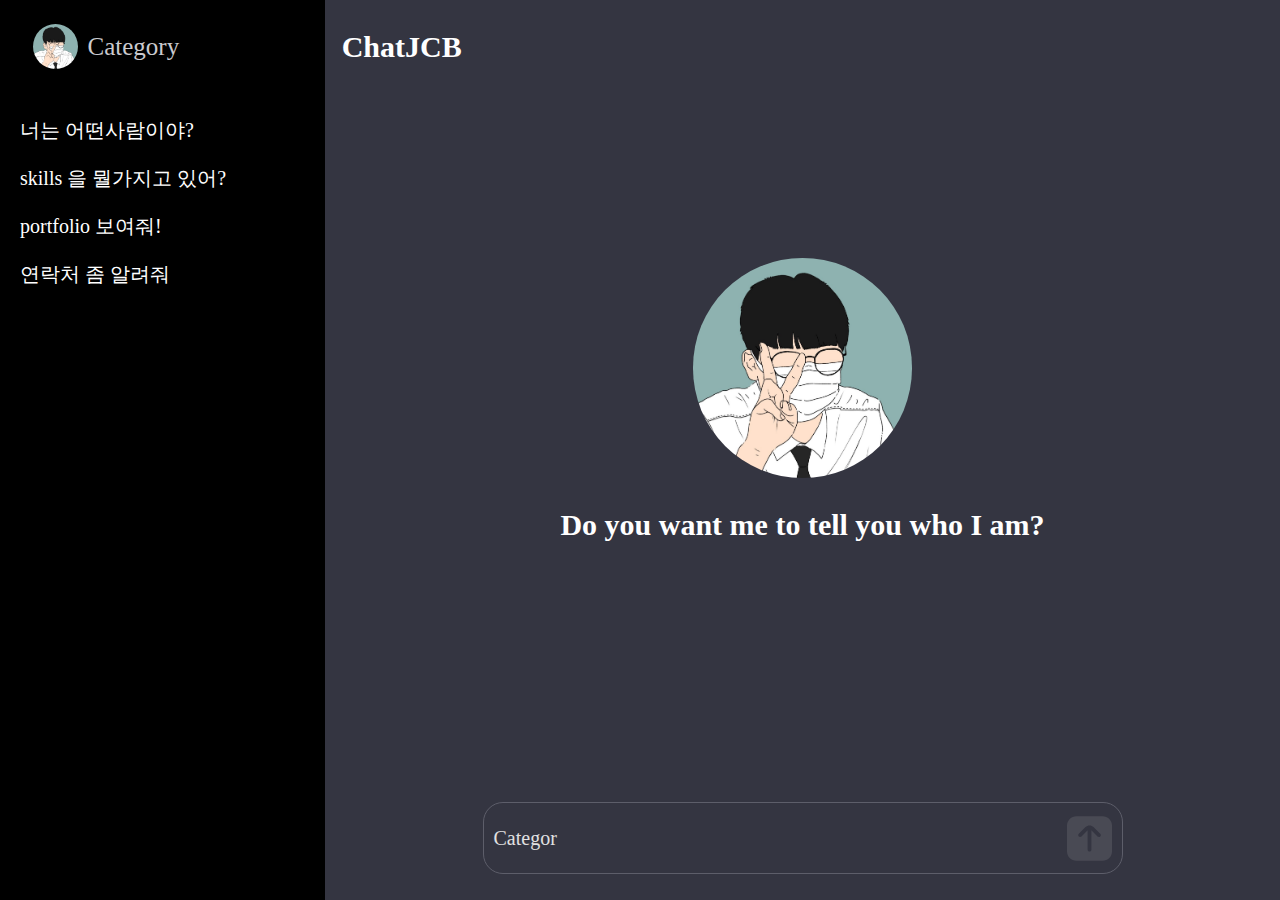
<file: index.html>
<!DOCTYPE html>
<html lang="en">

<head>
    <meta charset="UTF-8">
    <link rel="stylesheet" href="style.css">
    <meta name="viewport" content="width=device-width, initial-scale=1.0">
    <title>ChatJCB</title>
</head>

<body>
    <header>
        <a href="main1.html" onclick="return loadHeader('main1.html')" class="Category-logo">
            <img class="Category-logo-img" src="logo.jpg">
            <div class="Category-logo-text">Category</div>
            <div class="logo-text">ChatJCB</div>
        </a>
        <div class="Category">
            <a href="main2.html" onclick="return loadHeader('main2.html')" class="Category-box">
                <div class="Category-box-text">너는 어떤사람이야?</div>
            </a>
            <a href="main3.html" onclick="return loadHeader('main3.html')" class="Category-box">
                <div class="Category-box-text">skills 을 뭘가지고 있어?</div>
            </a>
            <a href="main4.html" onclick="return loadHeader('main4.html')" class="Category-box">
                <div class="Category-box-text">portfolio 보여줘!</div>
            </a>
            <a href="main5.html" onclick="return loadHeader('main5.html')" class="Category-box">
                <div class="Category-box-text">연락처 좀 알려줘</div>
            </a>
        </div>
    </header>

    <main>
        <div id="content"></div>
        <div class="search-box">
            <div id="search-text" class="typing"></div>
            <img src="button.svg" class="search-button">
        </div>
    </main>

    <script>
        var typingInterval;

        function loadHeader(headerUrl) {
            var contentDiv = document.getElementById("content");
            var searchTextDiv = document.getElementById("search-text");

            var xhr = new XMLHttpRequest();
            xhr.onreadystatechange = function () {
                if (xhr.readyState == 4 && xhr.status == 200) {
                    contentDiv.innerHTML = xhr.responseText;

                    switch (headerUrl) {
                        case 'main1.html':
                            animateText("Category를 눌러 주세요!");
                            break;
                        case 'main2.html':
                            animateText("너는 어떤사람이야?");
                            break;
                        case 'main3.html':
                            animateText("안녕하세요3");
                            break;
                        case 'main4.html':
                            animateText("portfolio 보여줘!");
                            break;
                        case 'main5.html':
                            animateText("안녕하세요5");
                            break;
                        default:
                            searchTextDiv.innerHTML = "";
                    }
                }
            };
            xhr.open("GET", headerUrl, true);
            xhr.send();

            return false;
        }

        function animateText(text) {
            var searchTextDiv = document.getElementById("search-text");
            searchTextDiv.innerHTML = "";

            clearInterval(typingInterval);

            var index = 0;
            typingInterval = setInterval(function () {
                searchTextDiv.innerHTML += text[index];
                index++;
                if (index === text.length) {
                    clearInterval(typingInterval);
                }
            }, 100);
        }

        document.addEventListener('DOMContentLoaded', function () {
            loadHeader('main1.html');
        });

    </script>
</body>

</html>
</file>
<file: style.css>
* {
    margin: 0;
    padding: 0;
    box-sizing: border-box;
}

a {
    text-decoration: none;
}

body,
html {
    height: 100%;
}

body {
    background: #343541;
    display: flex;
}

header {
    width: 325px;
    height: 100%;
    display: flex;
    flex-direction: column;
    background: #000;
}

main {
    display: flex;
    justify-content: center;
}

.Category-logo {
    margin-top: 2%;
    margin-left: 10%;
    display: flex;
    align-items: center;
    width: 100%;
    height: 80px;
}

.Category-logo-img {
    width: 45px;
    height: 45px;
    flex-shrink: 0;
    border-radius: 50%;
}

.Category-logo-text {
    color: #cacacf;
    font-family: Inter;
    font-size: 25px;
    font-style: normal;
    font-weight: 500;
    margin-left: 10px;
    line-height: normal;
}

.logo-text {
    color: #FFF;
    text-align: center;
    font-family: Inter;
    font-size: 30px;
    font-style: normal;
    font-weight: 700;
    line-height: normal;
    margin-left: 50%;
}

.Category {
    margin-top: 20px;
    margin-left: 10px;
}

.Category-box {
    width: 243px;
    height: 48px;
    display: flex;
    flex-shrink: 0;
    border-radius: 20px;
    background: #000;
}

.Category-box:hover {
    background: #202123;
}

.Category-box-text {
    margin-left: 10px;
    margin-top: 10px;
    color: #FFF;
    font-family: Inter;
    font-size: 20px;
    font-style: normal;
    font-weight: 400;
    line-height: normal;
}

main {
    flex-grow: 1;
}

.search-box {
    width: 50%;
    height: 8%;
    position: absolute;
    bottom: 0;
    margin-bottom: 2%;
    border-radius: 20px;
    border: 1.5px solid #5D5E6A;
    background: rgba(217, 217, 217, 0.00);
    display: flex;
    align-items: center;
    justify-content: space-between;
}

#search-text {
    margin-left: 10px;
    color: #e1e1e1;
    font-family: Inter;
    font-size: 20px;
    font-style: normal;
    font-weight: 400;
    line-height: normal;
}

.search-button {
    width: 7%;
    height: 47px;
    stroke-width: 3px;
    margin-right: 10px;
    stroke: #343541;
}
</file>
